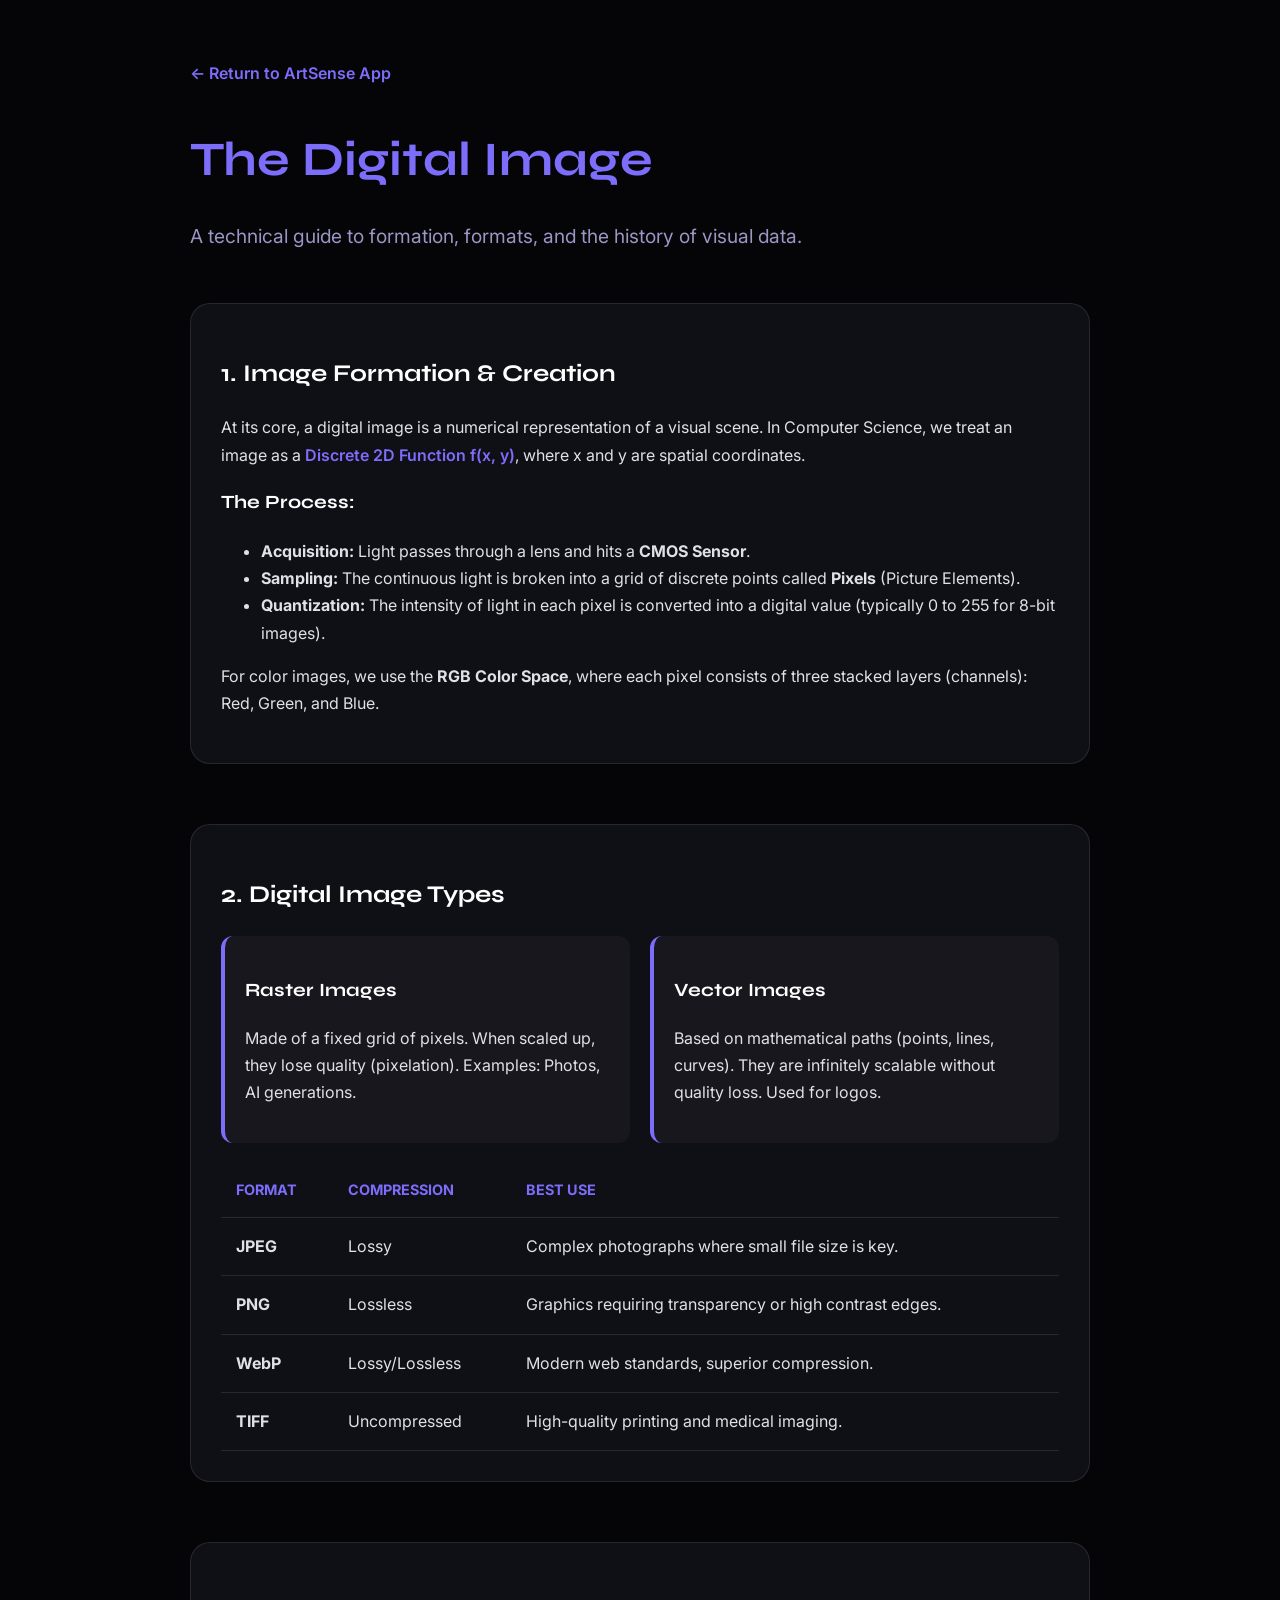
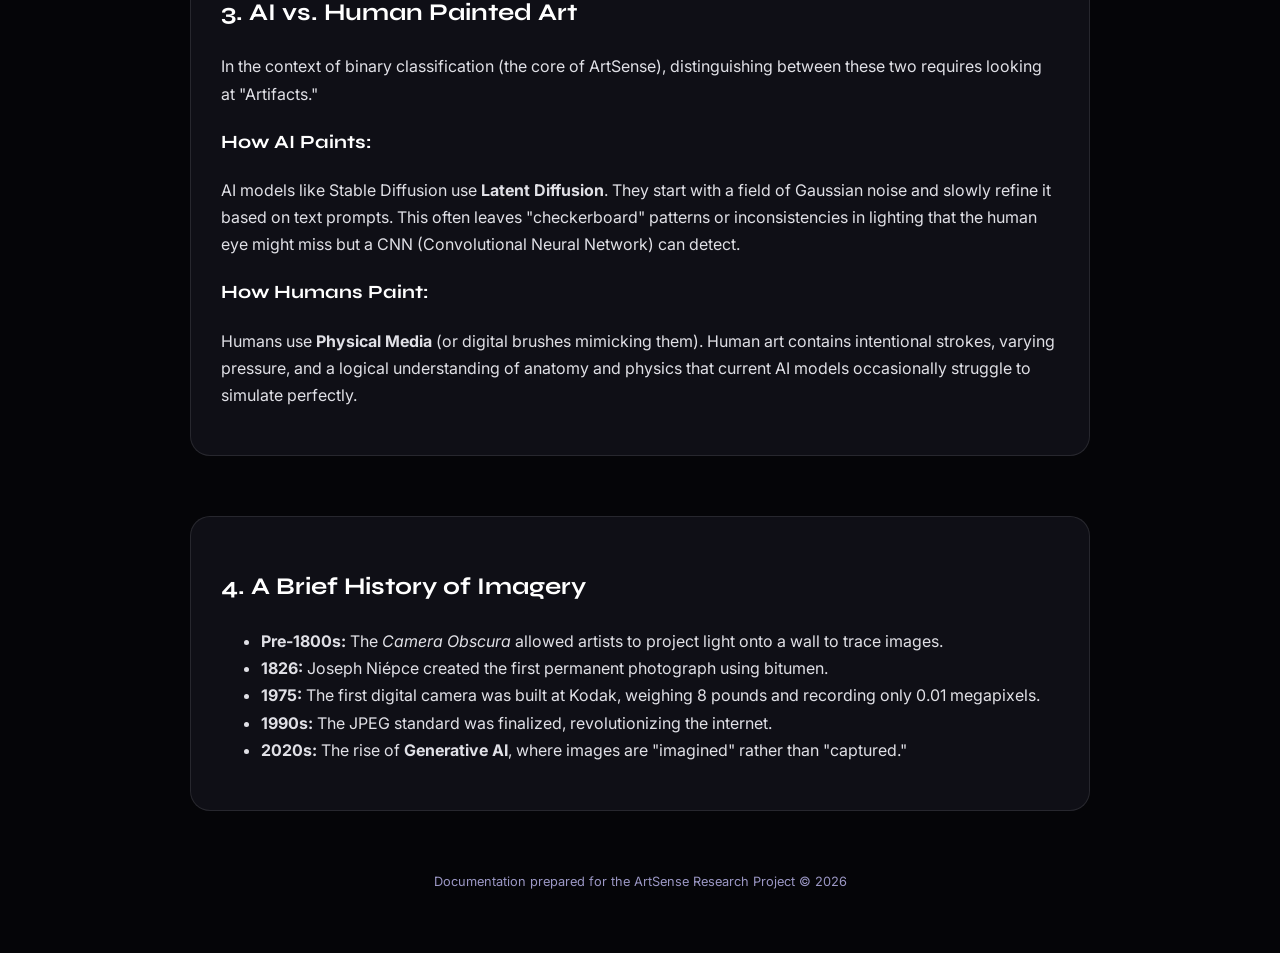
<file: des.html>
<!DOCTYPE html>
<html lang="en">
<head>
    <meta charset="UTF-8">
    <meta name="viewport" content="width=device-width, initial-scale=1.0">
    <title>Image Theory & Documentation | ArtSense</title>
    <link href="https://fonts.googleapis.com/css2?family=Syne:wght@700&family=Inter:wght@400;600&display=swap" rel="stylesheet">
    <style>
        :root {
            --primary: #7c6dfa;
            --bg: #050508;
            --card-bg: #0f0f16;
            --text-main: #e0e0e6;
            --text-dim: #9b97c4;
            --border: rgba(255, 255, 255, 0.1);
        }

        body {
            background-color: var(--bg);
            color: var(--text-main);
            font-family: 'Inter', sans-serif;
            line-height: 1.7;
            margin: 0;
            padding: 0;
        }

        .container {
            max-width: 900px;
            margin: 0 auto;
            padding: 60px 20px;
        }

        h1, h2, h3 {
            font-family: 'Syne', sans-serif;
            color: #fff;
        }

        h1 { font-size: 3rem; margin-bottom: 10px; color: var(--primary); }
        .subtitle { color: var(--text-dim); margin-bottom: 50px; font-size: 1.2rem; }

        section {
            margin-bottom: 60px;
            padding: 30px;
            background: var(--card-bg);
            border-radius: 20px;
            border: 1px solid var(--border);
        }

        .highlight { color: var(--primary); font-weight: 600; }

        /* Grid for types */
        .grid {
            display: grid;
            grid-template-columns: repeat(auto-fit, minmax(250px, 1fr));
            gap: 20px;
            margin-top: 20px;
        }

        .type-card {
            background: rgba(255, 255, 255, 0.03);
            padding: 20px;
            border-radius: 12px;
            border-left: 4px solid var(--primary);
        }

        table {
            width: 100%;
            border-collapse: collapse;
            margin-top: 20px;
        }

        th, td {
            text-align: left;
            padding: 15px;
            border-bottom: 1px solid var(--border);
        }

        th { color: var(--primary); font-size: 0.9rem; text-transform: uppercase; }

        .back-nav {
            margin-bottom: 30px;
        }

        .back-nav a {
            color: var(--primary);
            text-decoration: none;
            font-weight: 600;
        }
    </style>
</head>
<body>

<div class="container">
    <div class="back-nav">
       <a href="index.html">← Return to ArtSense App</a>
    </div>

    <header>
        <h1>The Digital Image</h1>
        <p class="subtitle">A technical guide to formation, formats, and the history of visual data.</p>
    </header>

    <section id="formation">
        <h2>1. Image Formation & Creation</h2>
        <p>At its core, a digital image is a numerical representation of a visual scene. In Computer Science, we treat an image as a <span class="highlight">Discrete 2D Function f(x, y)</span>, where x and y are spatial coordinates.</p>
        
        <h3>The Process:</h3>
        <ul>
            <li><strong>Acquisition:</strong> Light passes through a lens and hits a <strong>CMOS Sensor</strong>.</li>
            <li><strong>Sampling:</strong> The continuous light is broken into a grid of discrete points called <strong>Pixels</strong> (Picture Elements).</li>
            <li><strong>Quantization:</strong> The intensity of light in each pixel is converted into a digital value (typically 0 to 255 for 8-bit images).</li>
        </ul>
        <p>For color images, we use the <strong>RGB Color Space</strong>, where each pixel consists of three stacked layers (channels): Red, Green, and Blue.</p>
    </section>

    <section id="types">
        <h2>2. Digital Image Types</h2>
        <div class="grid">
            <div class="type-card">
                <h3>Raster Images</h3>
                <p>Made of a fixed grid of pixels. When scaled up, they lose quality (pixelation). Examples: Photos, AI generations.</p>
            </div>
            <div class="type-card">
                <h3>Vector Images</h3>
                <p>Based on mathematical paths (points, lines, curves). They are infinitely scalable without quality loss. Used for logos.</p>
            </div>
        </div>

        <table>
            <thead>
                <tr>
                    <th>Format</th>
                    <th>Compression</th>
                    <th>Best Use</th>
                </tr>
            </thead>
            <tbody>
                <tr>
                    <td><strong>JPEG</strong></td>
                    <td>Lossy</td>
                    <td>Complex photographs where small file size is key.</td>
                </tr>
                <tr>
                    <td><strong>PNG</strong></td>
                    <td>Lossless</td>
                    <td>Graphics requiring transparency or high contrast edges.</td>
                </tr>
                <tr>
                    <td><strong>WebP</strong></td>
                    <td>Lossy/Lossless</td>
                    <td>Modern web standards, superior compression.</td>
                </tr>
                <tr>
                    <td><strong>TIFF</strong></td>
                    <td>Uncompressed</td>
                    <td>High-quality printing and medical imaging.</td>
                </tr>
            </tbody>
        </table>
    </section>

    <section id="ai-vs-human">
        <h2>3. AI vs. Human Painted Art</h2>
        <p>In the context of binary classification (the core of ArtSense), distinguishing between these two requires looking at "Artifacts."</p>
        
        <h3>How AI Paints:</h3>
        <p>AI models like Stable Diffusion use <strong>Latent Diffusion</strong>. They start with a field of Gaussian noise and slowly refine it based on text prompts. This often leaves "checkerboard" patterns or inconsistencies in lighting that the human eye might miss but a CNN (Convolutional Neural Network) can detect.</p>

        <h3>How Humans Paint:</h3>
        <p>Humans use <strong>Physical Media</strong> (or digital brushes mimicking them). Human art contains intentional strokes, varying pressure, and a logical understanding of anatomy and physics that current AI models occasionally struggle to simulate perfectly.</p>
    </section>

    <section id="history">
        <h2>4. A Brief History of Imagery</h2>
        <ul>
            <li><strong>Pre-1800s:</strong> The <em>Camera Obscura</em> allowed artists to project light onto a wall to trace images.</li>
            <li><strong>1826:</strong> Joseph Niépce created the first permanent photograph using bitumen.</li>
            <li><strong>1975:</strong> The first digital camera was built at Kodak, weighing 8 pounds and recording only 0.01 megapixels.</li>
            <li><strong>1990s:</strong> The JPEG standard was finalized, revolutionizing the internet.</li>
            <li><strong>2020s:</strong> The rise of <strong>Generative AI</strong>, where images are "imagined" rather than "captured."</li>
        </ul>
    </section>

    <footer style="text-align: center; color: var(--text-dim); font-size: 0.8rem;">
        Documentation prepared for the ArtSense Research Project &copy; 2026
    </footer>
</div>

</body>
</html>
</file>
